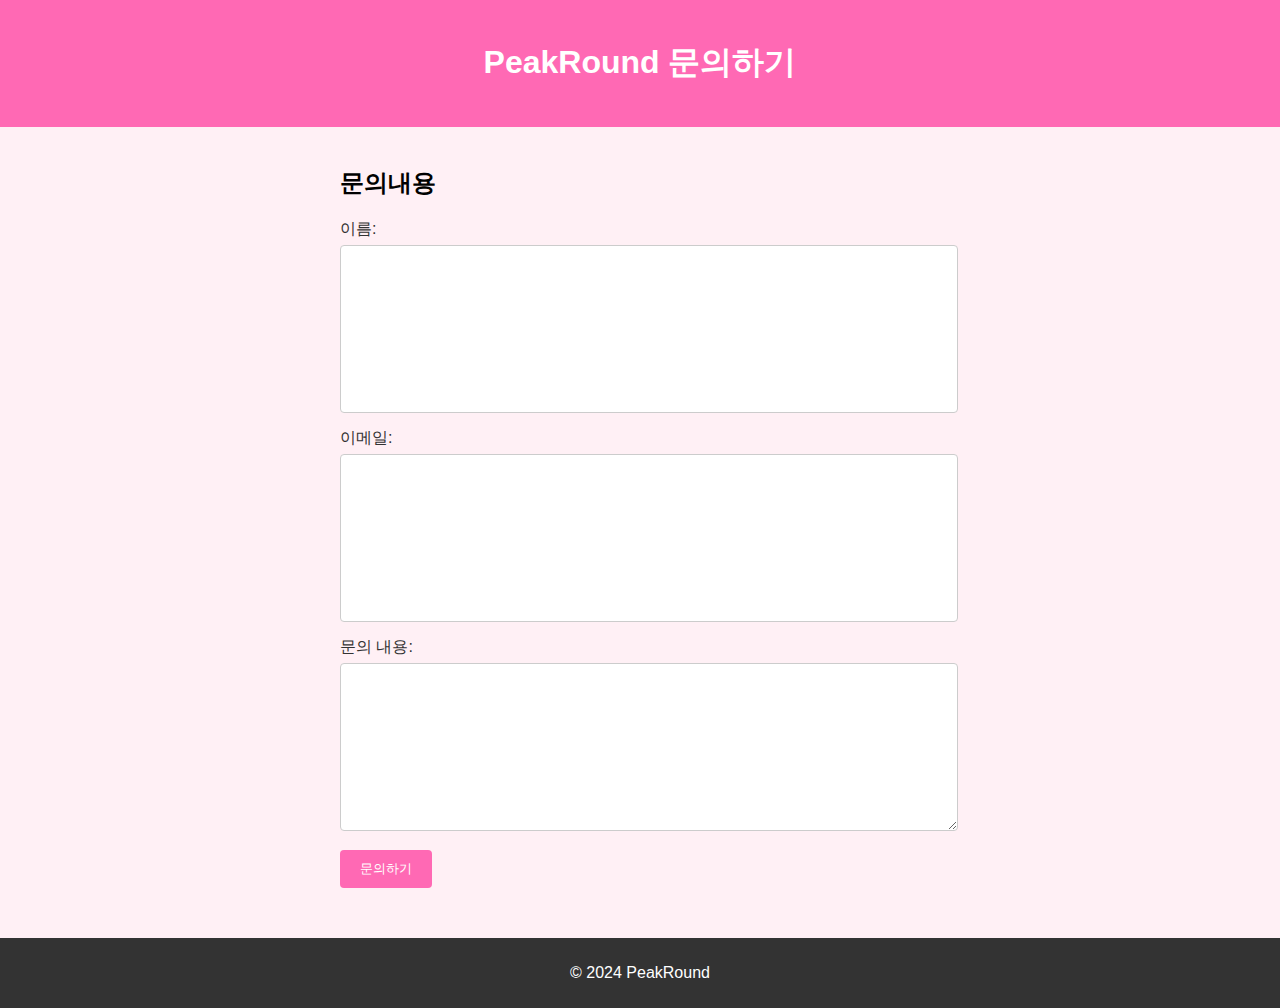
<file: contact.html>
<!DOCTYPE html>
<html lang="ko">
<head>
    <meta charset="UTF-8">
    <meta name="viewport" content="width=device-width, initial-scale=1.0">
    <title>PeakRound - 문의하기</title>
    <link rel="stylesheet" href="contact.css">
</head>
<body>
    <header>
        <h1>PeakRound 문의하기</h1>
    </header>
    <main>
        <section>
            <h2>문의내용</h2>
            <form action="/submit_inquiry" method="POST">
                <label for="name">이름:</label>
                <input type="text" id="name" name="name" required>
                
                <label for="email">이메일:</label>
                <input type="email" id="email" name="email" required>
                
                <label for="message">문의 내용:</label>
                <textarea id="message" name="message" required></textarea>
                
                <button type="submit">문의하기</button>
            </form>
        </section>
    </main>
    <footer>
        <p>&copy; 2024 PeakRound</p>
    </footer>
</body>
</html>
</file>
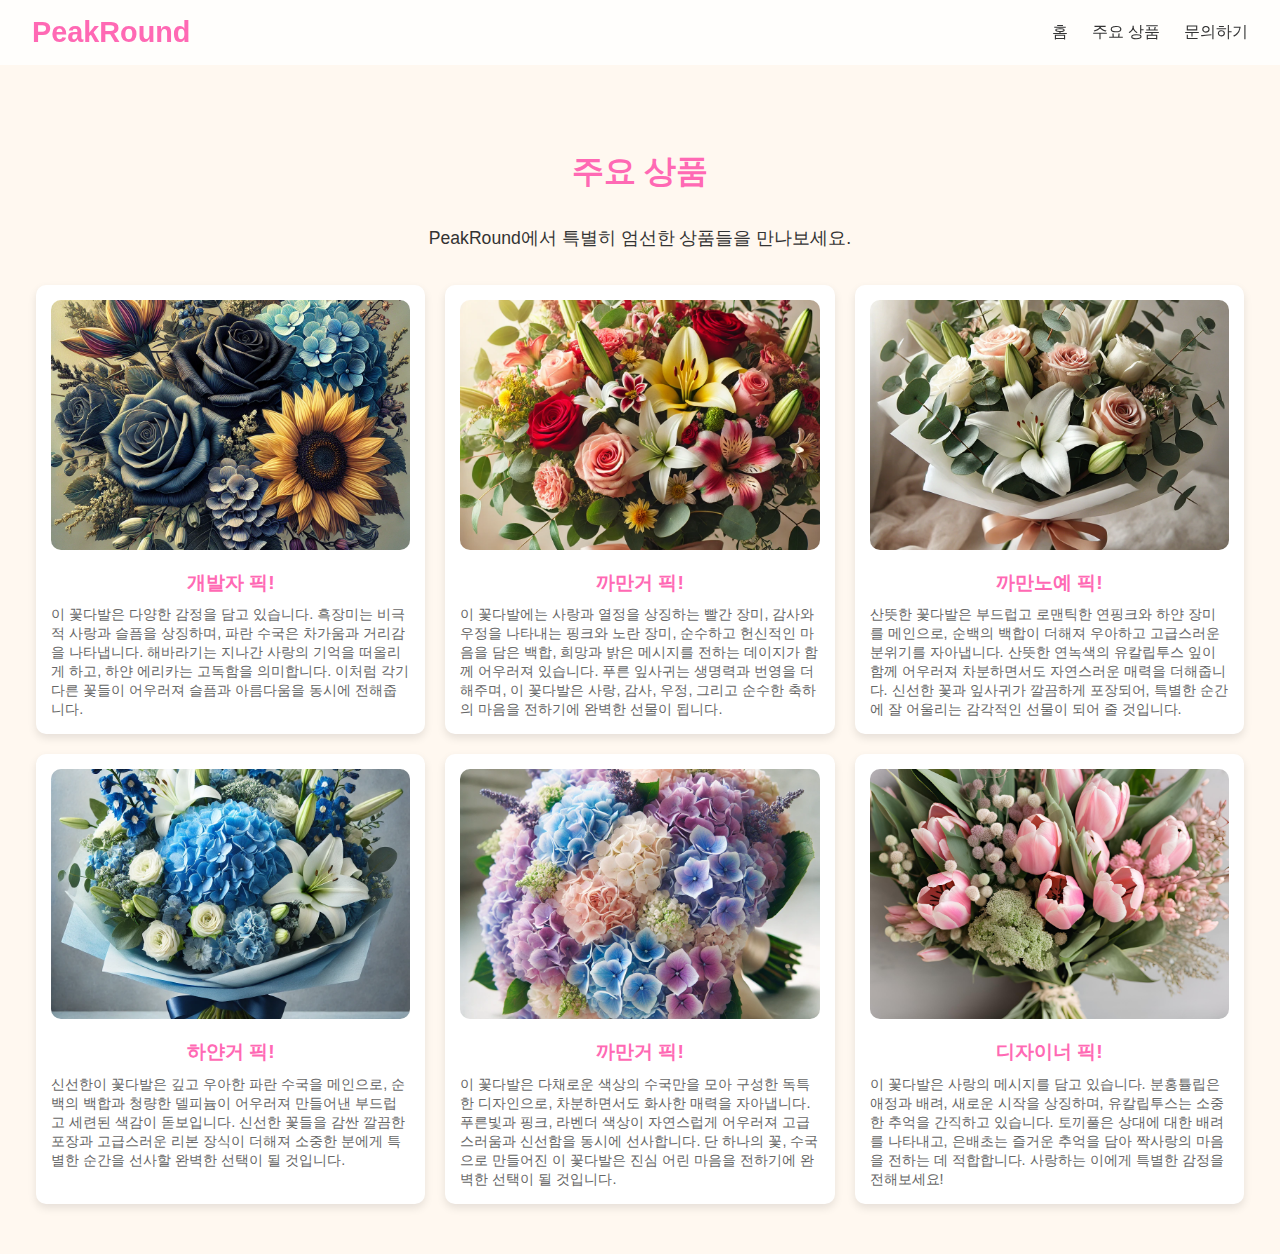
<file: featured.html>
<!DOCTYPE html>
<html lang="ko">
<head>
    <meta charset="UTF-8">
    <meta name="viewport" content="width=device-width, initial-scale=1.0">
    <title>PeakRound - 주요 상품</title>
    <link rel="stylesheet" href="style.css">
    <script src="script.js"></script>
</head>
<body>
    <div class="container">
        <!-- 네비게이션 바 -->
        <nav>
            <h1 class="logo">PeakRound</h1>
            <ul>
                <li><a href="index.html">홈</a></li>
                <li><a href="featured.html" onclick="scrollToFeatured()">주요 상품</a></li>
                <li><a href="contact.html">문의하기</a></li>
            </ul>
        </nav>

        <!-- 주요 상품 섹션 -->
        <section id="featured-products" class="featured-products">
            <h2 style="padding-top: 100px;">주요 상품</h2>
            <p>PeakRound에서 특별히 엄선한 상품들을 만나보세요.</p>

            <div class="featured-cards">
                <div class="featured-card">
                    <img src="개발자.png" alt="상품 1">
                    <h3>개발자 픽!</h3>
                    <p>이 꽃다발은 다양한 감정을 담고 있습니다. 흑장미는 비극적 사랑과 슬픔을 상징하며, 파란 수국은 차가움과 거리감을 나타냅니다. 해바라기는 지나간 사랑의 기억을 떠올리게 하고, 하얀 에리카는 고독함을 의미합니다. 이처럼 각기 다른 꽃들이 어우러져 슬픔과 아름다움을 동시에 전해줍니다.</p>
                </div>
                <div class="featured-card">
                    <img src="까만거.png" alt="상품 2">
                    <h3>까만거 픽!</h3>
                    <p>이 꽃다발에는 사랑과 열정을 상징하는 빨간 장미, 감사와 우정을 나타내는 핑크와 노란 장미, 순수하고 헌신적인 마음을 담은 백합, 희망과 밝은 메시지를 전하는 데이지가 함께 어우러져 있습니다. 푸른 잎사귀는 생명력과 번영을 더해주며, 이 꽃다발은 사랑, 감사, 우정, 그리고 순수한 축하의 마음을 전하기에 완벽한 선물이 됩니다.</p>
                </div>
                <div class="featured-card">
                    <img src="노예.png" alt="상품 3">
                    <h3>까만노예 픽!</h3>
                    <p>산뜻한 꽃다발은 부드럽고 로맨틱한 연핑크와 하얀 장미를 메인으로, 순백의 백합이 더해져 우아하고 고급스러운 분위기를 자아냅니다. 산뜻한 연녹색의 유칼립투스 잎이 함께 어우러져 차분하면서도 자연스러운 매력을 더해줍니다. 신선한 꽃과 잎사귀가 깔끔하게 포장되어, 특별한 순간에 잘 어울리는 감각적인 선물이 되어 줄 것입니다.</p>
                </div>
                <div class="featured-card">
                    <img src="팀장.png" alt="상품 4">
                    <h3>하얀거 픽!</h3>
                    <p>신선한이 꽃다발은 깊고 우아한 파란 수국을 메인으로, 순백의 백합과 청량한 델피늄이 어우러져 만들어낸 부드럽고 세련된 색감이 돋보입니다. 신선한 꽃들을 감싼 깔끔한 포장과 고급스러운 리본 장식이 더해져 소중한 분에게 특별한 순간을 선사할 완벽한 선택이 될 것입니다.</p>
                </div>
                <div class="featured-card">
                    <img src="까만거2.png" alt="상품 5">
                    <h3>까만거 픽!</h3>
                    <p>이 꽃다발은 다채로운 색상의 수국만을 모아 구성한 독특한 디자인으로, 차분하면서도 화사한 매력을 자아냅니다. 푸른빛과 핑크, 라벤더 색상이 자연스럽게 어우러져 고급스러움과 신선함을 동시에 선사합니다. 단 하나의 꽃, 수국으로 만들어진 이 꽃다발은 진심 어린 마음을 전하기에 완벽한 선택이 될 것입니다.</p>
                </div>
                <div class="featured-card">
                    <img src="디자이너.png" alt="상품 6">
                    <h3>디자이너 픽!</h3>
                    <p>이 꽃다발은 사랑의 메시지를 담고 있습니다. 분홍튤립은 애정과 배려, 새로운 시작을 상징하며, 유칼립투스는 소중한 추억을 간직하고 있습니다. 토끼풀은 상대에 대한 배려를 나타내고, 은배초는 즐거운 추억을 담아 짝사랑의 마음을 전하는 데 적합합니다. 사랑하는 이에게 특별한 감정을 전해보세요!</p>
                </div>
            </div>
        </section>
    </div>
</body>
</html>
</file>
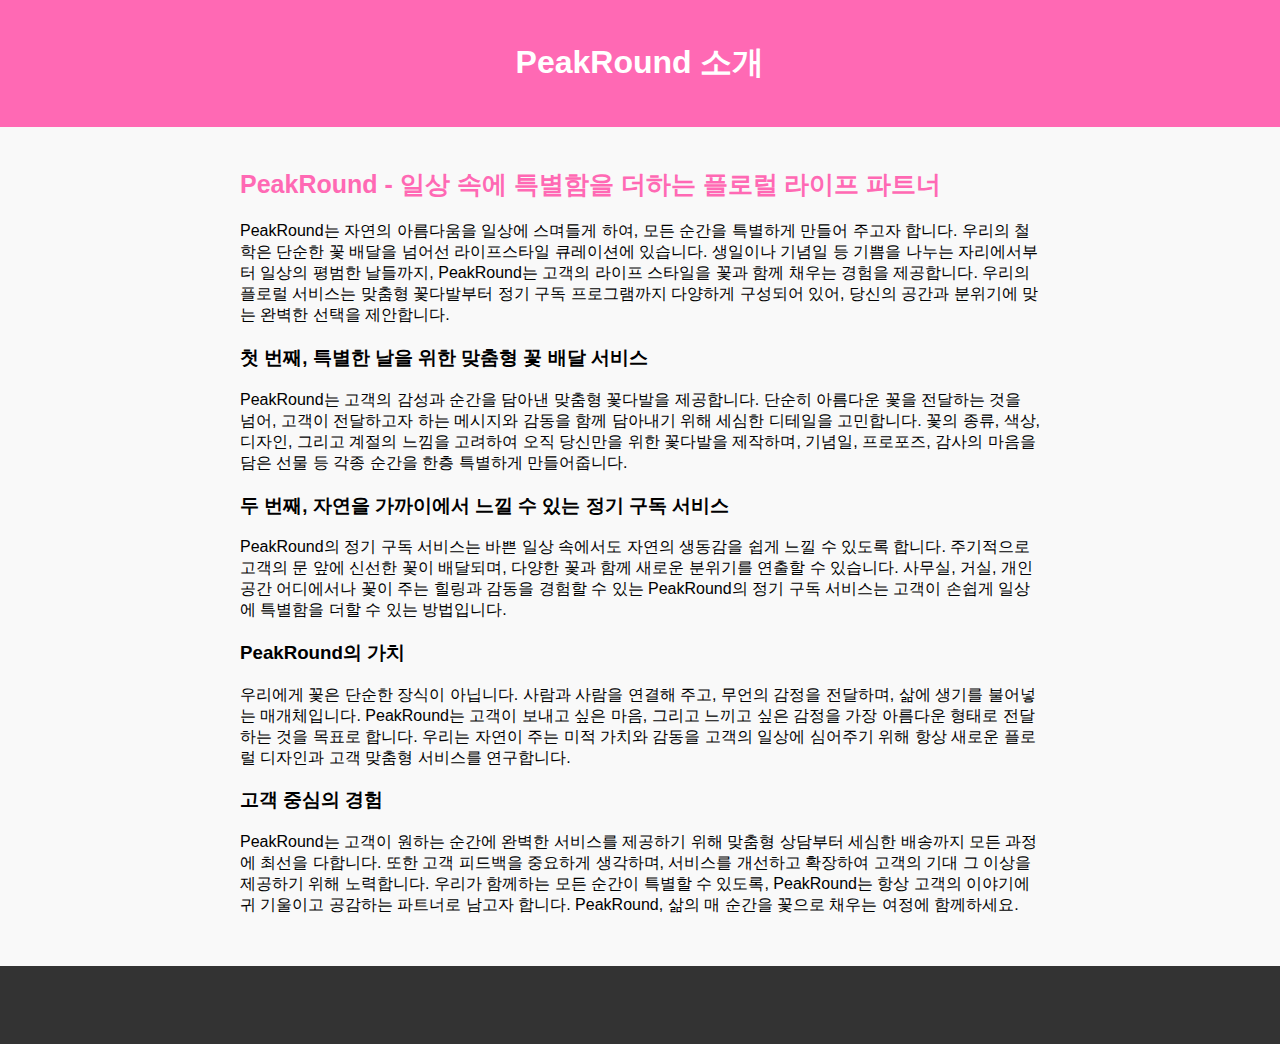
<file: introduce.html>
<!DOCTYPE html>
<html lang="ko">
<head>
    <meta charset="UTF-8">
    <meta name="viewport" content="width=device-width, initial-scale=1.0">
    <title>PeakRound - 소개</title>
    <link rel="stylesheet" href="introduce.css">
</head>
<body>
    <header>
        <h1>PeakRound 소개</h1>
    </header>
    <main>
        <section>
            <h2>PeakRound - 일상 속에 특별함을 더하는 플로럴 라이프 파트너</h2>
            PeakRound는 자연의 아름다움을 일상에 스며들게 하여, 모든 순간을 특별하게 만들어 주고자 합니다. 우리의 철학은 단순한 꽃 배달을 넘어선 라이프스타일 큐레이션에 있습니다. 생일이나 기념일 등 기쁨을 나누는 자리에서부터 일상의 평범한 날들까지, PeakRound는 고객의 라이프 스타일을 꽃과 함께 채우는 경험을 제공합니다. 우리의 플로럴 서비스는 맞춤형 꽃다발부터 정기 구독 프로그램까지 다양하게 구성되어 있어, 당신의 공간과 분위기에 맞는 완벽한 선택을 제안합니다.

            <h3>첫 번째, 특별한 날을 위한 맞춤형 꽃 배달 서비스</h3>
            PeakRound는 고객의 감성과 순간을 담아낸 맞춤형 꽃다발을 제공합니다. 단순히 아름다운 꽃을 전달하는 것을 넘어, 고객이 전달하고자 하는 메시지와 감동을 함께 담아내기 위해 세심한 디테일을 고민합니다. 꽃의 종류, 색상, 디자인, 그리고 계절의 느낌을 고려하여 오직 당신만을 위한 꽃다발을 제작하며, 기념일, 프로포즈, 감사의 마음을 담은 선물 등 각종 순간을 한층 특별하게 만들어줍니다.

            <h3>두 번째, 자연을 가까이에서 느낄 수 있는 정기 구독 서비스</h3>
            PeakRound의 정기 구독 서비스는 바쁜 일상 속에서도 자연의 생동감을 쉽게 느낄 수 있도록 합니다. 주기적으로 고객의 문 앞에 신선한 꽃이 배달되며, 다양한 꽃과 함께 새로운 분위기를 연출할 수 있습니다. 사무실, 거실, 개인 공간 어디에서나 꽃이 주는 힐링과 감동을 경험할 수 있는 PeakRound의 정기 구독 서비스는 고객이 손쉽게 일상에 특별함을 더할 수 있는 방법입니다.

            <h3>PeakRound의 가치</h3>
            우리에게 꽃은 단순한 장식이 아닙니다. 사람과 사람을 연결해 주고, 무언의 감정을 전달하며, 삶에 생기를 불어넣는 매개체입니다. PeakRound는 고객이 보내고 싶은 마음, 그리고 느끼고 싶은 감정을 가장 아름다운 형태로 전달하는 것을 목표로 합니다. 우리는 자연이 주는 미적 가치와 감동을 고객의 일상에 심어주기 위해 항상 새로운 플로럴 디자인과 고객 맞춤형 서비스를 연구합니다.

            <h3>고객 중심의 경험</h3>
            PeakRound는 고객이 원하는 순간에 완벽한 서비스를 제공하기 위해 맞춤형 상담부터 세심한 배송까지 모든 과정에 최선을 다합니다. 또한 고객 피드백을 중요하게 생각하며, 서비스를 개선하고 확장하여 고객의 기대 그 이상을 제공하기 위해 노력합니다. 우리가 함께하는 모든 순간이 특별할 수 있도록, PeakRound는 항상 고객의 이야기에 귀 기울이고 공감하는 파트너로 남고자 합니다.

            PeakRound, 삶의 매 순간을 꽃으로 채우는 여정에 함께하세요.
        </section>
    </main>
    <footer>
        <p>&copy; 2024 PeakRound</p>
    </footer>
</body>
</html>
</file>
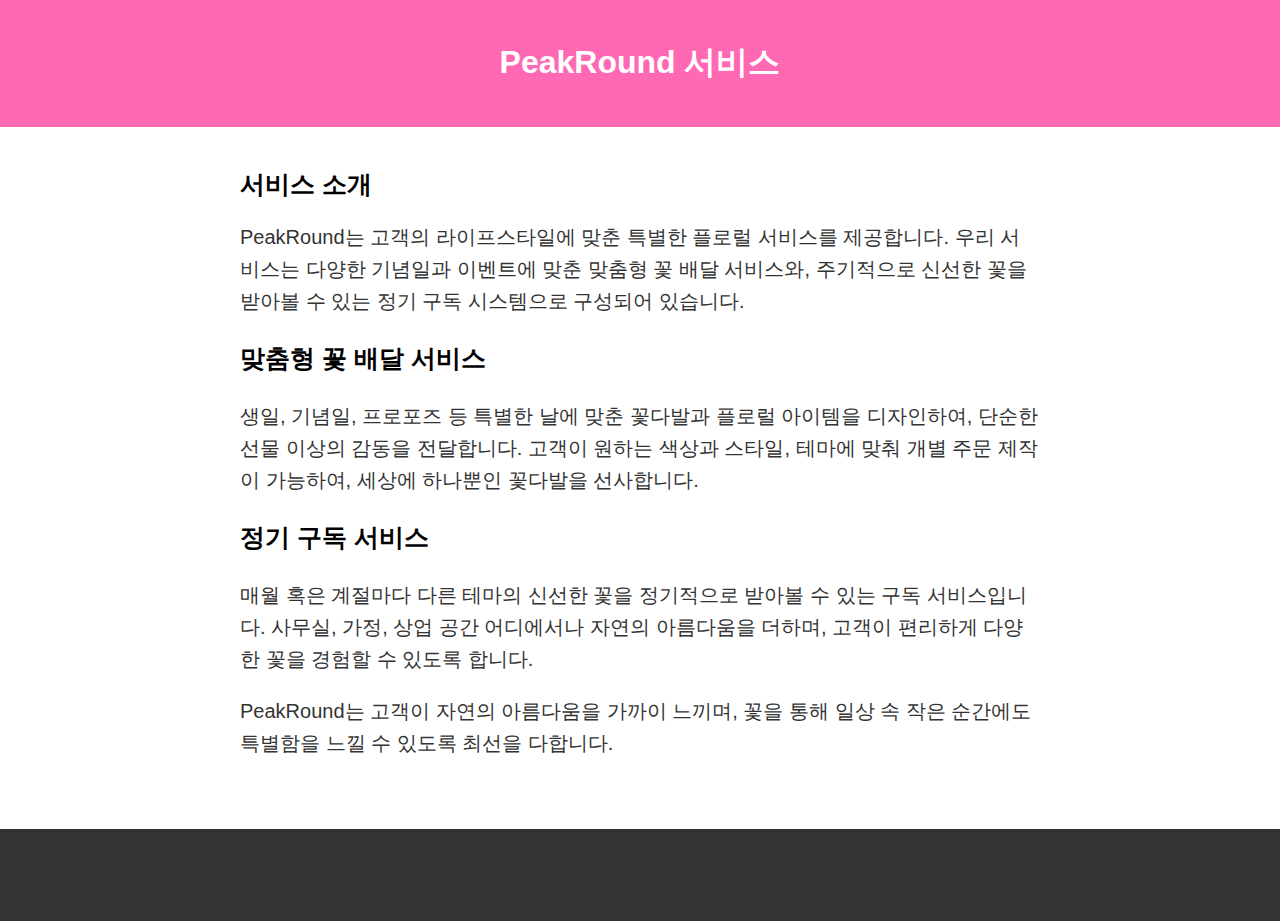
<file: services.html>
<!DOCTYPE html>
<html lang="ko">
<head>
    <meta charset="UTF-8">
    <meta name="viewport" content="width=device-width, initial-scale=1.0">
    <title>PeakRound - 서비스</title>
    <link rel="stylesheet" href="service.css">
</head>
<body>
    <header>
        <h1>PeakRound 서비스</h1>
    </header>
    <main>
        <section>
            <h2>서비스 소개</h2>
            <p>PeakRound는 고객의 라이프스타일에 맞춘 특별한 플로럴 서비스를 제공합니다. 우리 서비스는 다양한 기념일과 이벤트에 맞춘 맞춤형 꽃 배달 서비스와, 주기적으로 신선한 꽃을 받아볼 수 있는 정기 구독 시스템으로 구성되어 있습니다.</p>

            <h3>맞춤형 꽃 배달 서비스</h3>
            <p>생일, 기념일, 프로포즈 등 특별한 날에 맞춘 꽃다발과 플로럴 아이템을 디자인하여, 단순한 선물 이상의 감동을 전달합니다. 고객이 원하는 색상과 스타일, 테마에 맞춰 개별 주문 제작이 가능하여, 세상에 하나뿐인 꽃다발을 선사합니다.</p>
                
            <h3>정기 구독 서비스</h3>
            <p>매월 혹은 계절마다 다른 테마의 신선한 꽃을 정기적으로 받아볼 수 있는 구독 서비스입니다. 사무실, 가정, 상업 공간 어디에서나 자연의 아름다움을 더하며, 고객이 편리하게 다양한 꽃을 경험할 수 있도록 합니다.</p>
                
            <p>PeakRound는 고객이 자연의 아름다움을 가까이 느끼며, 꽃을 통해 일상 속 작은 순간에도 특별함을 느낄 수 있도록 최선을 다합니다.</p>
        </section>
    </main>
    <footer>
        <p>&copy; 2024 PeakRound</p>
    </footer>
</body>
</html>
</file>
<file: contact.css>
/* 공통 설정 */
body {
    font-family: Arial, sans-serif;
    background-color: #fff0f5;
    margin: 0;
    padding: 0;
}

header {
    background-color: #ff69b4;
    color: white;
    text-align: center;
    padding: 20px 0;
}

main {
    padding: 20px;
    max-width: 600px;
    margin: auto;
}

h1 {
    color: white;
}

form label {
    display: block;
    margin-top: 15px;
    color: #333;
}

form input[type="text"],
form input[type="email"],
form textarea {
    width: 100%;
    height: 150px;
    padding: 8px;
    margin-top: 5px;
    border: 1px solid #ccc;
    border-radius: 4px;
}

form button {
    margin-top: 15px;
    padding: 10px 20px;
    color: white;
    background-color: #ff69b4;
    border: none;
    border-radius: 4px;
    cursor: pointer;
}

footer {
    background-color: #333;
    color: #fff;
    text-align: center;
    padding: 10px 0;
    margin-top: 30px;
}
</file>
<file: introduce.css>
/* 공통 설정 */
body {
    font-family: Arial, sans-serif;
    background-color: #f9f9f9;
    margin: 0;
    padding: 0;
}

header {
    background-color: #ff69b4;
    color: white;
    text-align: center;
    padding: 20px 0;
}

main {
    padding: 20px;
    max-width: 800px;
    margin: auto;
}

h2 {
    color: #ff69b4;
    font-size: 25px;
}

p {
    line-height: 1.6;
    color: #333;
}

footer {
    background-color: #333;
    color: #f9f9f9;
    text-align: center;
    padding: 10px 0;
    margin-top: 30px;
}
</file>
<file: service.css>
/* 공통 설정 */
body {
    font-family: Arial, sans-serif;
    background-color: white;
    margin: 0;
    padding: 0;
}

header {
    background-color: #ff69b4;
    color: white;
    text-align: center;
    padding: 20px 0;
}

main {
    padding: 20px;
    max-width: 800px;
    margin: auto;
}

h2, h3 {
    font-size: 25px;
}

p {
    line-height: 1.6;
    color: #333;
    font-size: 20px;
}

footer {
    background-color: #333;
    color: #fff;
    text-align: center;
    padding: 10px 0;
    margin-top: 30px;
}
</file>
<file: style.css>
/* General Reset */
* {
    margin: 0;
    padding: 0;
    box-sizing: border-box;
}

/* Body styling */
body {
    font-family: Arial, sans-serif;
    background-color: #f9f9f9;
}

/* Container */
.container {
    width: 100%;
    position: relative;
    overflow: hidden;
}

/* Navbar styling */
nav {
    position: absolute;
    top: 0;
    width: 100%;
    padding: 1em 2em;
    display: flex;
    justify-content: space-between;
    align-items: center;
    background-color: rgba(255, 255, 255, 0.8);
    backdrop-filter: blur(10px);
    z-index: 10;
}

.logo {
    font-size: 1.8em;
    color: #ff69b4;
    font-weight: bold;
}

nav ul {
    display: flex;
    gap: 1.5em;
    list-style: none;
}

nav a {
    color: #333;
    text-decoration: none;
    font-size: 1em;
    transition: color 0.3s ease;
}

nav a:hover {
    color: #ff69b4;
}

/* Hero Section */
.hero {
    background-image: url('flowers.jpg');
    background-size: cover;
    background-position: center;
    width: 100%;
    height: 100vh;
    display: flex;
    align-items: center;
    justify-content: center;
    position: relative;
}

.hero-content {
    color: #fff;
    text-align: center;
    max-width: 600px;
    padding: 2em;
    background-color: rgba(0, 0, 0, 0.5);
    border-radius: 15px;
}

.hero h2 {
    font-size: 2.5em;
    margin-bottom: 0.5em;
    line-height: 1.2;
}

.hero p {
    font-size: 1.2em;
    margin-bottom: 1.5em;
}

/* 버튼 섹션 스타일 */
.button-section {
    display: flex;
    justify-content: center;
    gap: 20px;
    margin-top: 20px;
}

.button-section button {
    background-color: #ff69b4;
    color: #fff;
    padding: 10px 20px;
    border: none;
    border-radius: 5px;
    font-size: 1em;
    cursor: pointer;
    transition: background-color 0.3s ease;
}

.button-section button:hover {
    background-color: #ff4081;
}


/* 꽃 선택 섹션 스타일 */
.flower-selection {
    padding: 50px 20px;
    text-align: center;
    background-color: rgba(0, 0, 0, 0.1);
}

.flower-selection h2 {
    font-size: 2em;
    margin-bottom: 1em;
}

.flower-selection p {
    font-size: 1.1em;
    color: #333;
    margin-bottom: 2em;
}

/* 꽃 카드 리스트 */
.flower-cards {
    display: flex;
    justify-content: center;
    flex-wrap: wrap;
    gap: 20px;
    max-width: 1200px; /* 한 줄에 4개씩 표시되도록 가로 폭 제한 */
    margin: 0 auto;
}

/* 꽃 카드 */
.flower-card {
    background-color: #fff;
    border-radius: 10px;
    box-shadow: 0 4px 8px rgba(0, 0, 0, 0.1);
    width: calc(25% - 20px); /* 4개씩 배치 */
    padding: 15px;
    text-align: center;
    transition: transform 0.3s ease;
    display: flex;
    flex-direction: column;
    align-items: center;
}

.flower-card:hover {
    transform: scale(1.05);
}

.flower-card img {
    width: 100%;
    height: 150px; /* 고정 높이 설정 */
    object-fit: cover;
    border-radius: 10px;
    margin-bottom: 10px;
}

.flower-card h3 {
    font-size: 1.2em;
    color: #ff69b4;
    margin: 0.5em 0;
}

.flower-card p {
    font-size: 0.9em;
    color: #666;
    margin: 0;
}

/* 주요 상품 섹션 스타일 */
.featured-products {
    padding: 50px 20px;
    text-align: center;
    background-color: #fff8f0;
}

.featured-products h2 {
    font-size: 2em;
    color: #ff69b4;
    margin-bottom: 1em;
}

.featured-products p {
    font-size: 1.1em;
    color: #333;
    margin-bottom: 2em;
}

.featured-cards {
    display: flex;
    justify-content: center;
    flex-wrap: wrap;
    gap: 20px;
    max-width: 1500px;
    margin: 0 auto;
}

.featured-card {
    background-color: #fff;
    border-radius: 10px;
    box-shadow: 0 4px 8px rgba(0, 0, 0, 0.1);
    width: calc(33% - 20px); /* 5개씩 배치 */
    padding: 15px;
    text-align: center;
    transition: transform 0.3s ease;
    display: flex;
    flex-direction: column;
    align-items: center;
}

.featured-card:hover {
    transform: scale(1.05);
}

.featured-card img {
    width: 100%;
    height: 250px;
    object-fit: cover;
    border-radius: 10px;
    margin-bottom: 10px;
}

.featured-card h3 {
    font-size: 1.2em;
    color: #ff69b4;
    margin: 0.5em 0;
}

.featured-card p {  
    text-align: left;
    font-size: 0.9em;
    color: #666;
    margin: 0;
}
</file>
